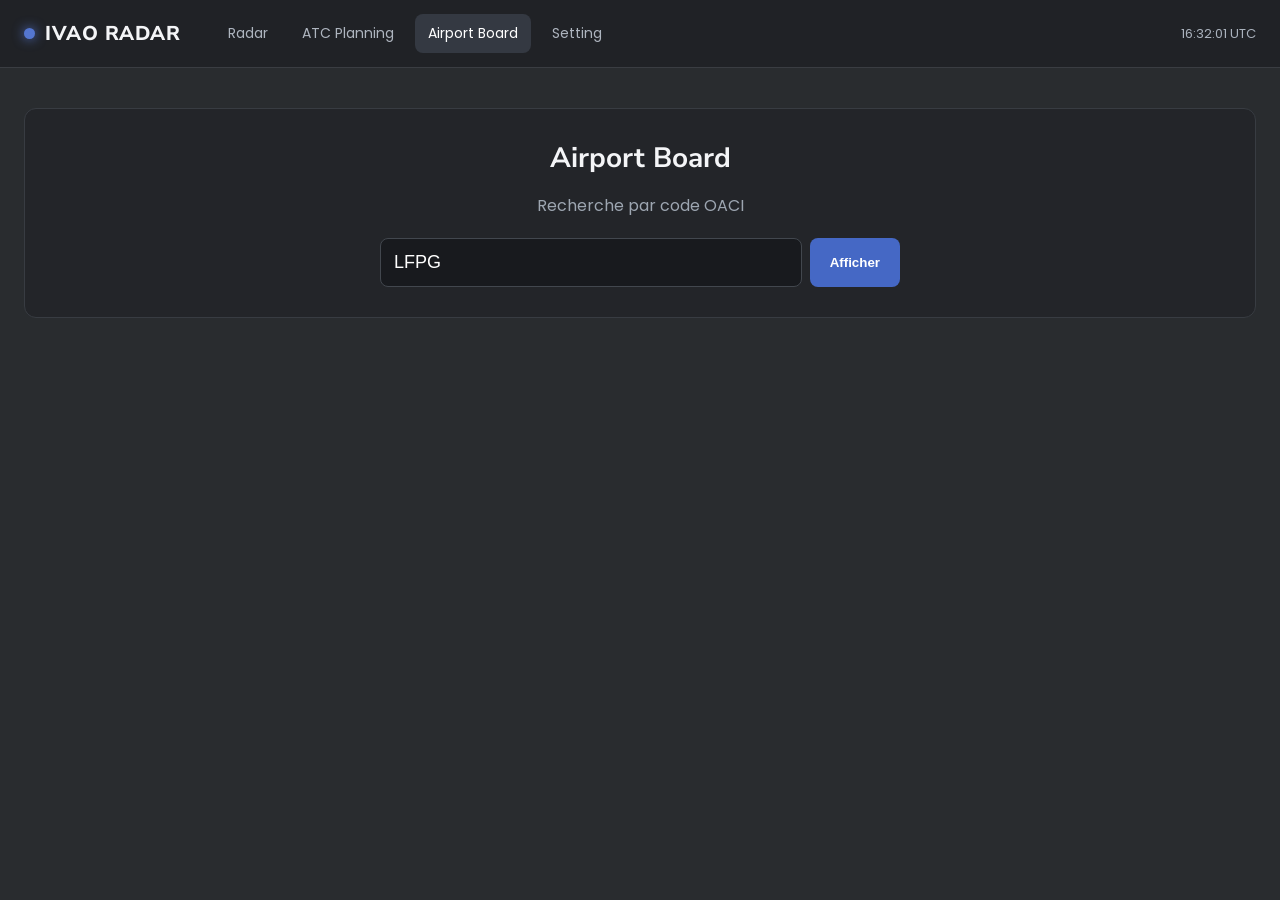
<file: airport.html>
<!doctype html>
<html lang="fr">
<head>
  <meta charset="utf-8">
  <meta name="viewport" content="width=device-width,initial-scale=1">
  <title>IVAO Radar — Airport Board</title>
  <link rel="stylesheet" href="style.css">
</head>
<body>
<header class="topbar">
  <div class="brand"><span class="brand-dot"></span>IVAO RADAR</div>
    <nav>
    <a href="index.html">Radar</a>
    <a href="planning.html">ATC Planning</a>
    <a class="active" href="airport.html">Airport Board</a>
    <a href="setting.html">Setting</a>
  </nav>
  <div class="utc" id="utcClock">--:--:-- UTC</div>
</header>

<main class="airport-page">
  <section class="airport-search">
    <h1>Airport Board</h1>
    <p>Recherche par code OACI</p>
    <form id="airportForm">
      <input id="icao" maxlength="4" value="LFPG" placeholder="Ex. LFPG">
      <button>Afficher</button>
    </form>
  </section>

  <section id="airportBoard" class="board hidden">
    <div class="airport-title">
      <div><span class="eyebrow">AÉROPORT</span><h2 id="airportCode">LFPG</h2></div>
      <div class="airport-time" id="boardTime"></div>
    </div>

    <div class="flight-grid">
      <section>
        <h3>ARRIVÉES</h3>
        <div class="flight-table">
          <div class="flight-head"><span>UTC</span><span>CALLSIGN</span><span>PROVENANCE</span><span>STATUT</span></div>
          <div id="arrivals"></div>
        </div>
      </section>
      <section>
        <h3>DÉPARTS</h3>
        <div class="flight-table">
          <div class="flight-head"><span>UTC</span><span>CALLSIGN</span><span>DESTINATION</span><span>STATUT</span></div>
          <div id="departures"></div>
        </div>
      </section>
    </div>
    <div class="prototype-note">Les vols affichés dans cette première version sont des exemples d'interface. La source IVAO des mouvements d'aéroport sera branchée lorsque nous aurons identifié la requête réseau correspondante.</div>
  </section>
</main>

<script>
const demo = {
 LFPG:{
  arrivals:[["19:42","DEMO123","LFML","INBOUND"],["19:55","DEMO456","EGLL","INBOUND"],["20:08","DEMO789","EDDF","INBOUND"]],
  departures:[["19:50","DEMO321","LFPO","SCHEDULED"],["20:05","DEMO654","EDDF","SCHEDULED"],["20:18","DEMO987","LIRF","SCHEDULED"]]
 }
};
const form=document.getElementById("airportForm");
form.addEventListener("submit",e=>{
 e.preventDefault();
 const code=document.getElementById("icao").value.trim().toUpperCase();
 document.getElementById("airportCode").textContent=code||"----";
 document.getElementById("airportBoard").classList.remove("hidden");
 const d=demo[code];
 const fill=(id,data)=>document.getElementById(id).innerHTML=(d?data:[]).map(r=>`<div class="flight-row"><span>${r[0]}</span><b>${r[1]}</b><span>${r[2]}</span><span class="status">${r[3]}</span></div>`).join("") || `<div class="empty">Aucune donnée de démonstration pour ${code}.</div>`;
 fill("arrivals",d?.arrivals);
 fill("departures",d?.departures);
});
function clock(){
 const d=new Date();
 document.getElementById("utcClock").textContent=d.toISOString().slice(11,19)+" UTC";
 document.getElementById("boardTime").textContent=d.toISOString().slice(11,16)+" UTC";
}
clock();setInterval(clock,1000);
</script>
</body>
</html>
</file>
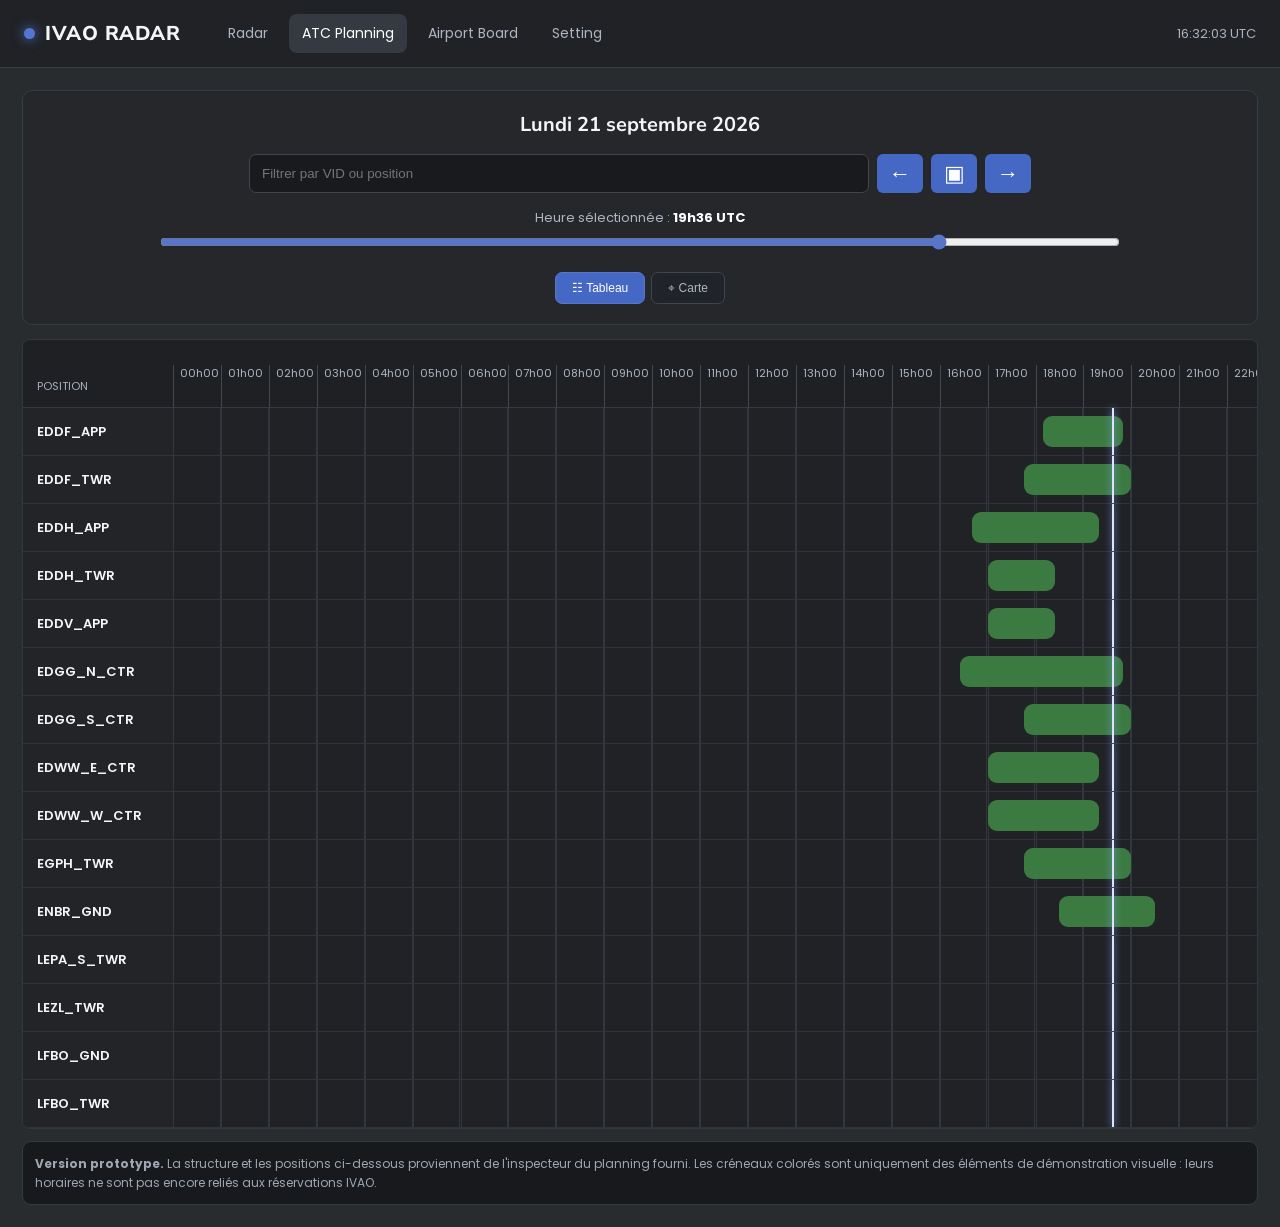
<file: planning.html>
<!doctype html>
<html lang="fr">
<head>
  <meta charset="utf-8">
  <meta name="viewport" content="width=device-width,initial-scale=1">
  <title>IVAO Radar — ATC Planning</title>
  <link rel="stylesheet" href="style.css">
</head>
<body>
<header class="topbar">
  <div class="brand"><span class="brand-dot"></span>IVAO RADAR</div>
  <nav>
    <a href="index.html">Radar</a>
    <a class="active" href="planning.html">ATC Planning</a>
    <a href="airport.html">Airport Board</a>
    <a href="setting.html">Setting</a>
  </nav>
  <div class="utc" id="utcClock">--:--:-- UTC</div>
</header>

<main class="planning-page">
  <section class="planning-head">
    <h1 id="dateTitle">Lundi 21 septembre 2026</h1>
    <div class="planning-tools">
      <input id="filter" type="search" placeholder="Filtrer par VID ou position">
      <button id="prevDay">←</button>
      <button id="today">▣</button>
      <button id="nextDay">→</button>
    </div>
    <div class="time-readout">Heure sélectionnée : <b id="selectedTime">19:36 UTC</b></div>
    <input id="timeSlider" type="range" min="0" max="1439" value="1176" step="1">

    <div class="view-toggle" role="group" aria-label="Mode d'affichage">
      <button id="tableViewBtn" class="view-btn active">☷ Tableau</button>
      <button id="mapViewBtn" class="view-btn">⌖ Carte</button>
    </div>
  </section>

  <section id="tableView" class="timeline-shell">
    <div class="timeline">
      <div class="timeline-header">
        <div class="position-header">POSITION</div>
        <div class="hours" id="hours"></div>
      </div>
      <div id="rows"></div>
    </div>
  </section>

  <section id="mapView" class="planning-map-shell hidden">
    <div id="planningMap"></div>
    <div class="planning-map-info">
      <b>ATC Planning — mode carte</b>
      <span>Les positions actives à l'heure sélectionnée sont affichées.</span>
    </div>
    <div class="planning-map-note">
      <b>Prototype :</b> les coordonnées géographiques des positions ne sont pas encore récupérées
      depuis les données réseau IVAO. Les marqueurs de cette version servent uniquement à tester
      l'interface et le fonctionnement du slider.
    </div>
  </section>

  <div class="prototype-note">
    <b>Version prototype.</b> La structure et les positions ci-dessous proviennent de l'inspecteur du planning fourni.
    Les créneaux colorés sont uniquement des éléments de démonstration visuelle : leurs horaires ne sont pas encore reliés aux réservations IVAO.
  </div>
</main>

<script src="planning.js"></script>
</body>
</html>
</file>
<file: style.css>
@import url('https://fonts.googleapis.com/css2?family=Nunito+Sans:wght@600;800&family=Poppins:wght@400;500;600&display=swap');
:root{--bg:#292c2f;--panel:#222428;--panel2:#2f3337;--line:#3d4248;--text:#f4f5f7;--muted:#9ba4af;--blue:#4568c5;--green:#3b7b42;--red:#a64040}
*{box-sizing:border-box}body{margin:0;background:var(--bg);color:var(--text);font-family:Poppins,Arial,sans-serif}a{text-decoration:none;color:inherit}
.topbar{height:68px;background:#202226;border-bottom:1px solid #3a3d42;display:flex;align-items:center;padding:0 24px;gap:35px;position:sticky;top:0;z-index:1000}
.brand{font-family:"Nunito Sans";font-weight:800;font-size:20px;letter-spacing:.5px;display:flex;align-items:center;gap:10px}.brand-dot{width:11px;height:11px;border-radius:50%;background:#5476d0;box-shadow:0 0 12px #5476d0}
nav{display:flex;gap:8px}nav a{padding:9px 13px;border-radius:8px;color:#aeb5bf;font-size:14px}nav a:hover,nav a.active{background:#343942;color:white}.utc{margin-left:auto;color:#aab2bd;font-size:13px}
.radar-layout{height:calc(100vh - 68px);display:grid;grid-template-columns:280px 1fr}.sidebar{background:#25282c;border-right:1px solid #3a3e43;padding:16px;overflow:auto}.panel{background:#202226;border:1px solid #383c41;border-radius:10px;padding:14px;margin-bottom:12px}.panel h3{font-size:13px;text-transform:uppercase;letter-spacing:.8px;color:#aeb6c0;margin:0 0 12px}.panel input[type=search],.planning-tools input{width:100%;background:#181a1e;color:white;border:1px solid #41464d;border-radius:7px;padding:11px 12px;outline:none}.panel label{display:block;margin:12px 0;color:#d8dce1;font-size:13px}.status-panel{display:grid;grid-template-columns:1fr 1fr;text-align:center}.status-panel b{display:block;font-size:25px}.status-panel span{color:#89929e;font-size:11px}.notice,.prototype-note{background:#17191c;border:1px solid #383c41;border-radius:9px;color:#9ea7b2;font-size:12px;line-height:1.6;padding:12px}.notice strong{color:#e0e5ea}.map-wrap{position:relative;min-width:0}.map-wrap #map{height:100%;width:100%;background:#111}.map-badge{position:absolute;left:16px;top:16px;z-index:500;background:#1c1e22e8;border:1px solid #4a4f55;padding:9px 12px;border-radius:8px;font-size:12px}.legend{position:absolute;right:16px;bottom:16px;z-index:500;background:#1c1e22e8;border:1px solid #4a4f55;border-radius:8px;padding:9px 12px;display:flex;gap:14px;font-size:11px;color:#c5cbd3}.dot{display:inline-block;width:8px;height:8px;border-radius:50%;margin-right:5px}.dot.aircraft{background:#f1f4f7}.dot.atc{background:#55b86a}.line.sector{display:inline-block;width:15px;border-top:2px dashed #88909a;margin-right:5px}.aircraft-marker{color:#fff;font-size:18px;text-shadow:0 1px 3px #000}.atc-marker{color:#55b86a;font-size:20px;text-shadow:0 1px 3px #000}
.planning-page{padding:22px;min-width:1100px}.planning-head{background:#25272b;border:1px solid #383c42;border-radius:10px;padding:20px;margin-bottom:14px;text-align:center}.planning-head h1{font-family:"Nunito Sans";font-size:20px;margin:0 0 16px}.planning-tools{display:flex;justify-content:center;gap:8px;max-width:960px;margin:auto}.planning-tools input{max-width:620px}.planning-tools button{width:46px;border:0;border-radius:6px;background:#4568c5;color:#fff;font-size:22px;cursor:pointer}.time-readout{margin:15px 0 4px;color:#aeb6c0;font-size:13px}.time-readout b{color:#fff}.planning-head input[type=range]{width:min(960px,90%);accent-color:#5875c8}
.timeline-shell{background:#202226;border-radius:8px;border:1px solid #34383d;overflow:auto}.timeline{min-width:1300px}.timeline-header,.timeline-row{display:grid;grid-template-columns:150px 1fr}.timeline-header{height:68px;background:#1e2024;border-bottom:1px solid #363a40}.position-header{display:flex;align-items:end;padding:0 14px 12px;color:#aab2bd;font-size:11px}.hours{display:grid;grid-template-columns:repeat(24,1fr);align-items:end}.hour{border-left:1px solid #42474e;height:42px;padding-left:6px;color:#aeb6c0;font-size:11px}.timeline-row{height:48px}.position{display:flex;align-items:center;padding:0 14px;font-size:13px;font-weight:600;border-bottom:1px solid #30343a;background:#222428}.track{position:relative;border-bottom:1px solid #30343a;background:repeating-linear-gradient(to right,transparent 0,transparent calc(4.166% - 1px),#33383e calc(4.166% - 1px),#33383e 4.166%)}.track>span{position:absolute;top:0;bottom:0;border-left:1px solid #3c4147;opacity:.7}.demo-bar{position:absolute;top:8px;height:31px;border:0;border-radius:9px;background:#3b7b42;cursor:pointer}.demo-bar:hover{filter:brightness(1.15)}.time-cursor{position:absolute;top:0;bottom:0;width:2px;background:#dbe4ff;box-shadow:0 0 7px #8ea8ff;z-index:10;pointer-events:none}.planning-page>.prototype-note{margin-top:12px}
.airport-page{max-width:1450px;margin:auto;padding:40px 24px}.airport-search{text-align:center;padding:30px;background:#232529;border:1px solid #383c42;border-radius:12px}.airport-search h1{font-family:"Nunito Sans";font-size:28px;margin:0}.airport-search p{color:#9da6b1}.airport-search form{display:flex;max-width:520px;margin:20px auto 0;gap:8px}.airport-search input{flex:1;background:#181a1e;color:#fff;border:1px solid #42474e;border-radius:8px;padding:13px;font-size:18px;text-transform:uppercase}.airport-search button{background:#4568c5;color:#fff;border:0;border-radius:8px;padding:0 20px;font-weight:600}.board{margin-top:20px;background:#202226;border:1px solid #383c42;border-radius:12px;overflow:hidden}.hidden{display:none}.airport-title{padding:20px 24px;background:#25282c;display:flex;justify-content:space-between;align-items:center}.eyebrow{font-size:11px;color:#8e97a3;letter-spacing:1.2px}.airport-title h2{margin:4px 0 0;font-size:28px}.airport-time{color:#aab2bd}.flight-grid{display:grid;grid-template-columns:1fr 1fr;gap:18px;padding:18px}.flight-grid section{min-width:0}.flight-grid h3{margin:0 0 8px;font-size:14px;letter-spacing:1px}.flight-table{border:1px solid #393e44;border-radius:8px;overflow:hidden}.flight-head,.flight-row{display:grid;grid-template-columns:75px 1fr 1fr 120px;gap:10px;padding:11px 13px;align-items:center}.flight-head{background:#2a2e33;color:#9fa8b3;font-size:11px}.flight-row{border-top:1px solid #34383d;font-size:13px}.flight-row b{font-family:"Nunito Sans"}.status{color:#73c27b;font-size:11px}.empty{padding:25px;text-align:center;color:#8e97a3}.board>.prototype-note{margin:0 18px 18px}
@media(max-width:850px){.topbar{gap:10px;padding:0 12px}.topbar nav a{font-size:11px;padding:7px}.utc{display:none}.radar-layout{grid-template-columns:1fr}.sidebar{position:absolute;z-index:700;width:250px;height:auto;opacity:.95}.map-wrap{height:calc(100vh - 68px)}.flight-grid{grid-template-columns:1fr}.planning-page{padding:10px}}

.infobadge {display: block; background-color: #0d2c99; color: #fff; border-radius: 10px;  padding: 10px}
.center {text-align: center; display: block}
.lead {margin: 0; padding: 0; font-size: .75rem; line-height: 1rem}
.view-toggle{display:flex;justify-content:center;gap:6px;margin-top:15px}
.view-btn{border:1px solid #41464e;background:#202328;color:#aeb6c0;border-radius:7px;padding:8px 16px;font-size:12px;cursor:pointer}
.view-btn:hover{background:#30353c;color:#fff}
.view-btn.active{background:#4568c5;border-color:#5875d0;color:#fff}
.planning-map-shell{height:680px;position:relative;background:#202226;border:1px solid #34383d;border-radius:8px;overflow:hidden}
#planningMap{height:100%;width:100%;background:#111}
.planning-map-info{position:absolute;z-index:500;top:14px;left:14px;display:flex;flex-direction:column;gap:3px;background:#1c1e22e8;border:1px solid #4a4f55;border-radius:8px;padding:10px 13px;font-size:12px}
.planning-map-info span{color:#9ea7b2;font-size:11px}
.planning-map-note{position:absolute;z-index:500;right:14px;bottom:14px;max-width:390px;background:#1c1e22e8;border:1px solid #4a4f55;border-radius:8px;padding:10px 12px;color:#aeb6c0;font-size:11px;line-height:1.5}
.planning-atc-marker{background:transparent;border:0}
.planning-atc-marker>div{width:24px;height:24px;border-radius:50%;display:flex;align-items:center;justify-content:center}
.planning-atc-marker>div span{width:10px;height:10px;border-radius:50%;display:block;border:2px solid #fff;box-shadow:0 1px 5px #000}
.planning-atc-marker .active{background:#3b7b42aa}
.planning-atc-marker .active span{background:#6bd178}
.planning-atc-marker .inactive{background:#59606a88}
.planning-atc-marker .inactive span{background:#9aa2ac}
</file>
